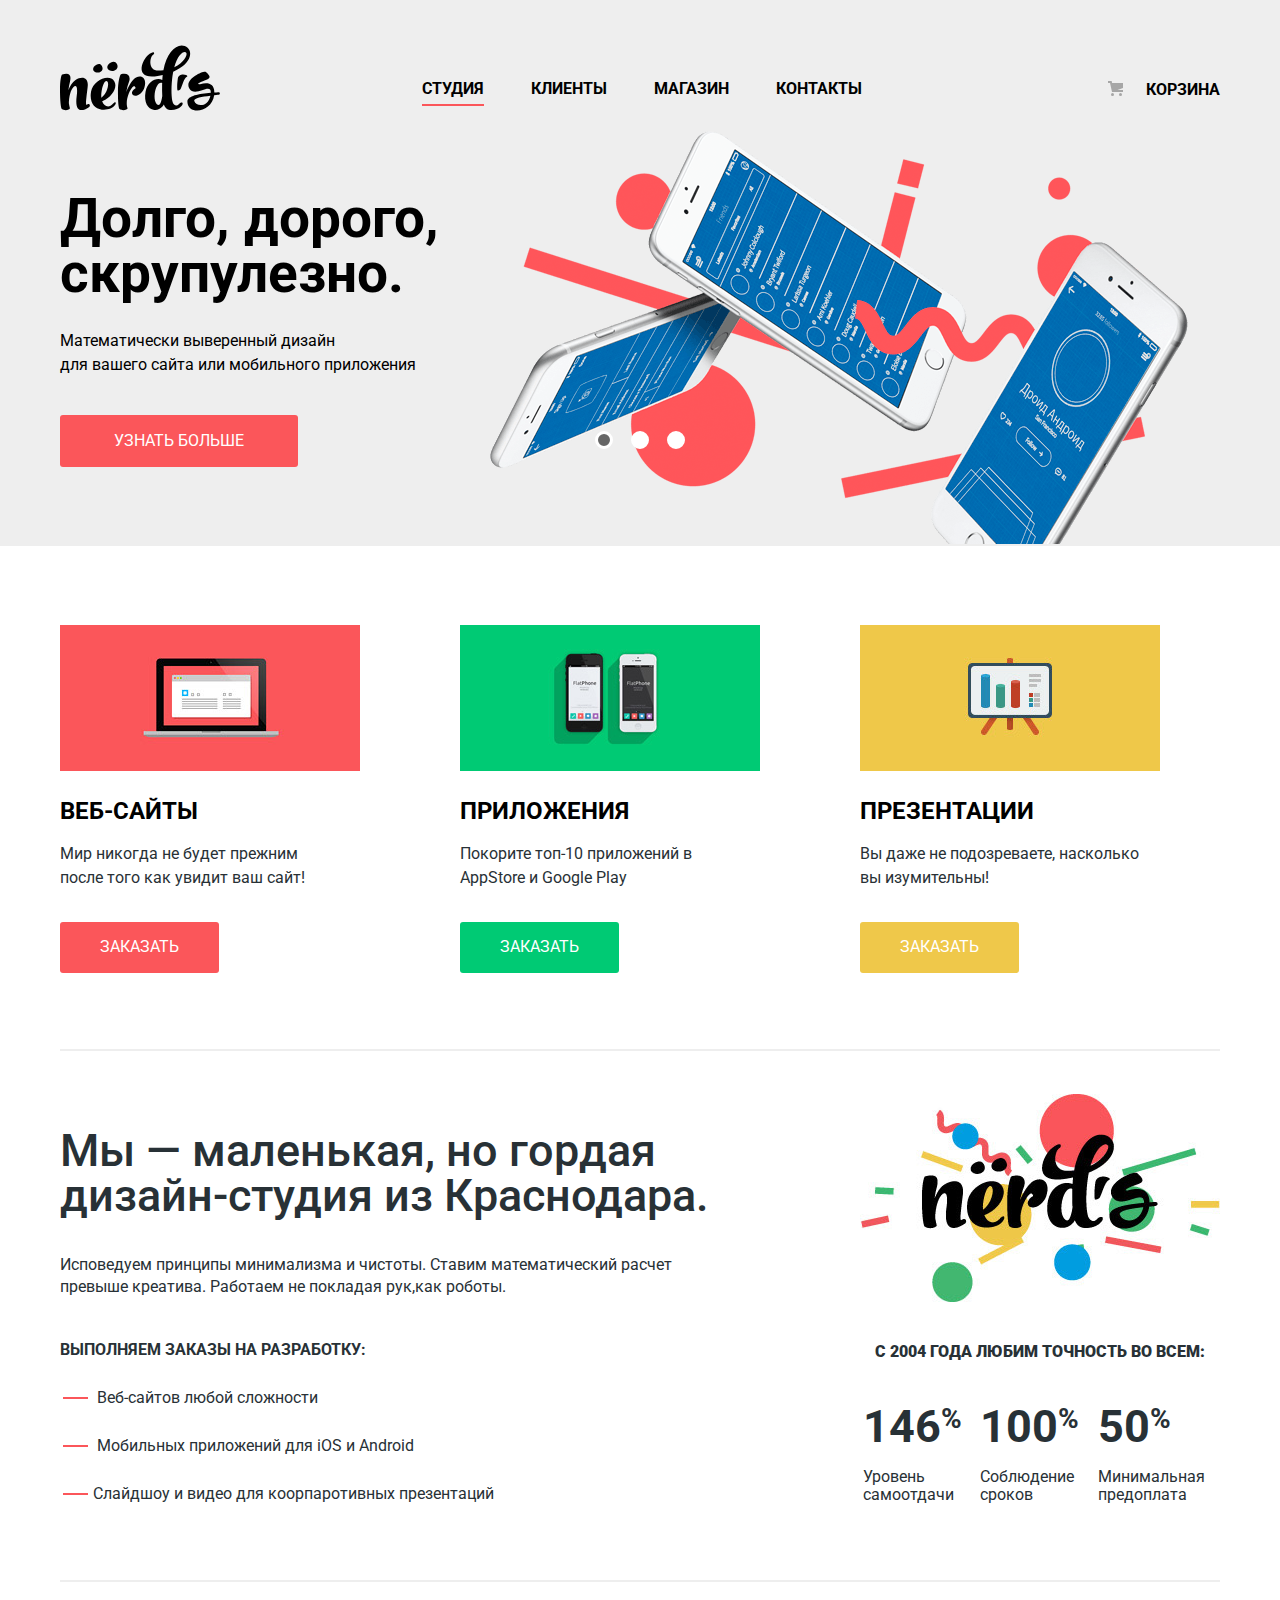
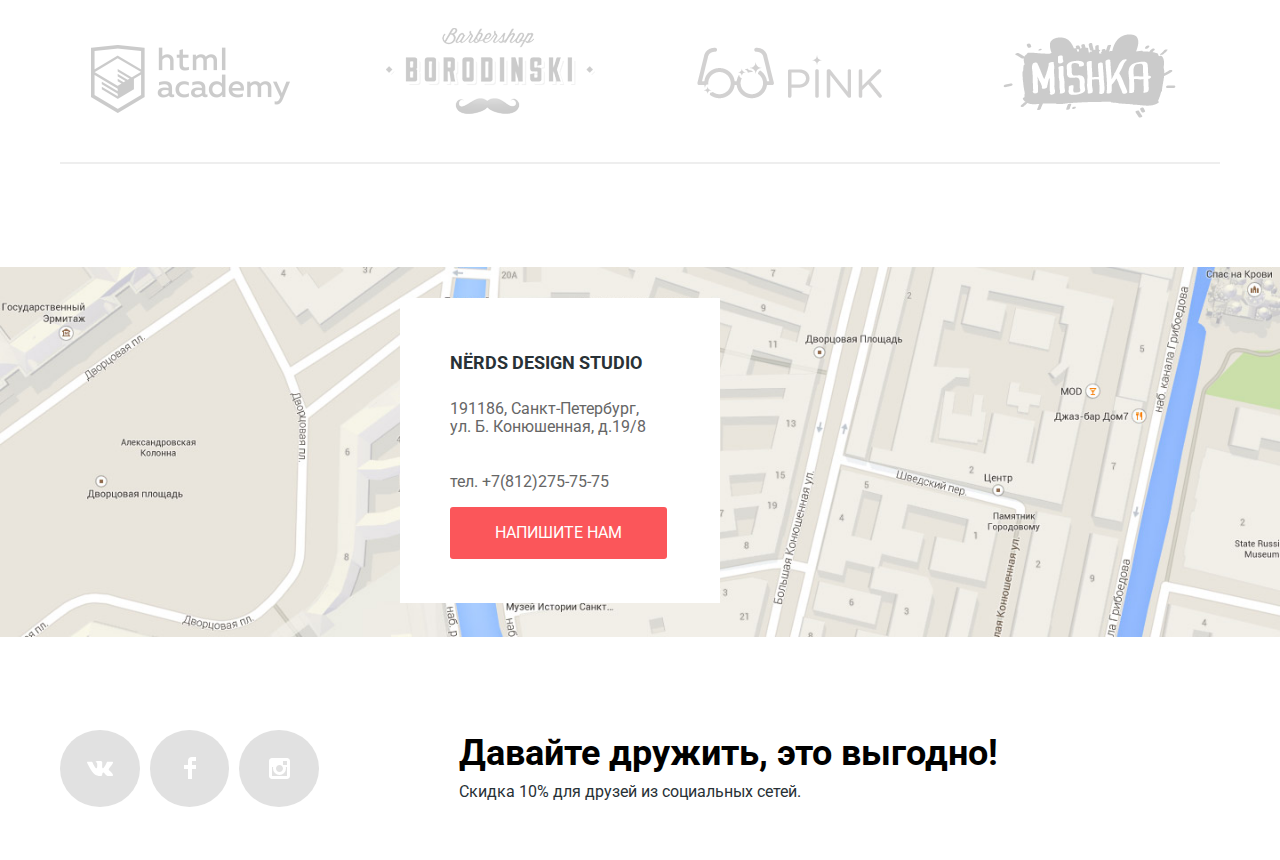
<file: index.html>
<!DOCTYPE html>
<html lang="ru">

<head>
    <meta charset="utf-8">
    <title>HTML Academy: Нёрдс</title>
    <link href="https://fonts.googleapis.com/css?family=Roboto:400,500,700,900&amp;subset=cyrillic" rel="stylesheet">
    <link href="css/normalize.css" rel="stylesheet">
    <link href="css/style.min.css" rel="stylesheet">
</head>

<body>
    <header class="main-header">
        <div class="wrapper">
            <nav class="main-navigation">
                <a class="main-header-logo"><img src="img/nerds-logo.svg" alt="Логотип" width="160" height="70"></a>
                <ul class="site-navigation">
                    <li><a class="active" href="index.html">Студия</a></li>
                    <li><a href="clients.html">Клиенты</a></li>
                    <li><a href="catalog.html">Магазин</a></li>
                    <li><a href="contacts.html">Контакты</a></li>
                </ul>
                <ul class="basket">
                    <li class="basket-link"><a href="#">Корзина</a></li>
                </ul>
            </nav>
            <div class="slider">
                <input type="radio" id="btn-1" name="toggle" checked>
                <input type="radio" id="btn-2" name="toggle">
                <input type="radio" id="btn-3" name="toggle">
                <div class="slider-controls">
                    <label for="btn-1"></label>
                    <label for="btn-2"></label>
                    <label for="btn-3"></label>
                </div>
                <div class="slides">
                    <div class="slide">
                        <div class="slide-text">
                            <div class="slide-title">
                                Долго, дорого,<br>скрупулезно.
                            </div>
                            <p>Математически выверенный дизайн<br> для вашего сайта или мобильного приложения </p>
                            <a class="slider-btn" href="#">Узнать больше</a>
                        </div>
                    </div>
                    <div class="slide">
                        <div class="slide-text">
                            <div class="slide-title">
                                Любим математику как никто другой
                            </div>
                            <p>Никакого креатива, только математические формулы для расчета идеальных пропорций</p>
                            <a class="slider-btn" href="#">Узнать больше</a>
                        </div>
                    </div>
                    <div class="slide">
                        <div class="slide-text">
                            <div class="slide-title">
                                Только ночь,<br>только хардкор
                            </div>
                            <p>Работать днем, как все? Мы против этого.<br> Ближе к полуночи работа только начинается. </p>
                            <a class="slider-btn" href="#">Узнать больше</a>
                        </div>
                    </div>
                </div>
            </div>
        </div>
    </header>
    <div class="wrapper">
        <main class="container">
            <section class="services">
                <h2 class="visually-hidden">Наши услуги</h2>
                <ul class="services-item">
                    <li class="services-item-sites">
                        <img src="img/site.jpg" alt="Веб-сайты" width="300" height="146">
                        <h3 class="services-item-name">Веб-Сайты</h3>
                        <p>Мир никогда не будет прежним после того как увидит ваш сайт!</p>
                        <a href="#" class="services-btn-site">Заказать </a>
                    </li>
                    <li class="services-item-apps">
                        <img src="img/apps.jpg" alt="Приложения для iOS и Android" width="300" height="146">
                        <h3 class="services-item-name">Приложения</h3>
                        <p>Покорите топ-10 приложений в AppStore и Google Play</p>
                        <a href="#" class="services-btn-app">Заказать </a>
                    </li>
                    <li class="services-item-presentation">
                        <img src="img/presentation.jpg" alt="Презентации" width="300" height="146">
                        <h3 class="services-item-name">Презентации</h3>
                        <p>Вы даже не подозреваете, насколько вы изумительны!</p>
                        <a href="#" class="services-btn-presentation">Заказать </a>
                    </li>
                </ul>
            </section>
            <section class="about">
                <h2 class="visually-hidden">О нас</h2>
                <div class="about-left">
                    <p class="about-left-head">Мы &#8212; маленькая, но гордая дизайн-студия из Краснодара.</p>
                    <p class="about-left-description">Исповедуем принципы минимализма и чистоты. Ставим математический расчет превыше креатива. Работаем не покладая рук,как роботы.</p>
                    <p class="about-left-develop">Выполняем заказы на разработку:</p>
                    <ul class="about-info">
                        <li class="about-info-item"> Веб-сайтов любой сложности</li>
                        <li class="about-info-item"> Мобильных приложений для iOS и Android</li>
                        <li class="about-info-item">Слайдшоу и видео для коорпаротивных презентаций</li>
                    </ul>
                </div>
                <div class="about-right">
                    <p>С 2004 года любим точность во всем:</p>
                    <table class="about-table">
                        <tr class="about-table-number">
                            <td class="about-table-cell">146<sup>%</sup></td>
                            <td class="about-table-cell">100<sup>%</sup></td>
                            <td class="about-table-cell">50<sup>%</sup></td>
                        </tr>
                        <tr class="about-table-info">
                            <td class="about-table-cell">Уровень самоотдачи</td>
                            <td class="about-table-cell">Соблюдение сроков</td>
                            <td class="about-table-cell">Минимальная предоплата</td>
                        </tr>
                    </table>
                </div>
            </section>
            <section class="partnes">
                <h2 class="visually-hidden">Наши партнеры</h2>
                <ul class="partnes-site">
                    <li>
                        <a href="https://htmlacademy.ru/intensive/htmlcss"><img class="academyimg" src="img/logo-1.png" alt="HTML Academy" width="199" height="68"></a>
                    </li>
                    <li>
                        <a href="#"><img class="barbershopimg" src="img/logo-2.png" alt="Бородинский" width="209" height="90"> </a>
                    </li>
                    <li>
                        <a href="#"><img class="pinkimg" src="img/logo-3.png" alt="PINK" width="185" height="52"></a>
                    </li>
                    <li>
                        <a href="#"><img class="mishkaimg" src="img/logo-4.png" alt="MISHKA" width="173" height="84"></a>
                    </li>

                </ul>
            </section>
        </main>
    </div>
    <div class="map">
        <iframe src="https://www.google.com/maps/embed?pb=!1m16!1m12!1m3!1d1998.606885069216!2d30.320637116096986!3d59.93866508187615!2m3!1f0!2f0!3f0!3m2!1i1024!2i768!4f13.1!2m1!1z0YPQuy7QkS7QmtC-0L3RjtGI0LXQvdC90LDRjyzQtC4xOS84!5e0!3m2!1sru!2sru!4v1504551280105"
            allowfullscreen></iframe>
        <div class="adress">
            <div class="adress-wrap">
                <b>Nёrds design studio</b>
                <p class="adress-line">191186, Санкт-Петербург, ул.&nbsp;Б.&nbsp;Конюшенная, д.19/8</p>
                <p class="adress-phone"> тел. +7(812)275-75-75</p>
                <a class="adress-btn" href="#">Напишите нам</a>
            </div>

        </div>
    </div>
    <div class="wrapper">
        <footer class="main-footer">
            <div class="footer-social-btn">
                <a href="#" class="social social-vk"></a>
                <a href="#" class="social social-fb"></a>
                <a href="#" class="social social-inst"></a>
            </div>
            <div class="footer-social">
                <b>Давайте дружить, это выгодно!</b>
                <p>Скидка 10% для друзей из социальных сетей.</p>
            </div>
        </footer>
    </div>
    <div class="modal">
        <form action="#" class="modal-form" method="post">
            <h2 class="modal-text">Напишите нам</h2>
            <p class="modal-form-name">
                <label for="modal-name">Ваше имя:</label>
                <input class="modal-username" id="modal-name" type="text" name="username" placeholder="Представтесь,пожалуйста" pattern="^[А-Яа-яЁё\s]+$">
            </p>
            <p class="modal-form-email">
                <label for="modal-email">Ваш e-mail:</label>
                <input class="modal-usermail" id="modal-email" type="email" name="email" placeholder="Для отправки ответа">
            </p>
            <p class="modal-form-text">
                <label for="modal-text">Текст письма:</label>
                <textarea id="modal-text" class="modal-usertext" placeholder="В свободной форме"></textarea>
            </p>
            <button class="modal-button" type="submit">Отправить</button>
            <button class="modal-close" type="button">Закрыть</button>
        </form>
    </div>
    <script src="js/popup.min.js"></script>
</body>

</html>
</file>
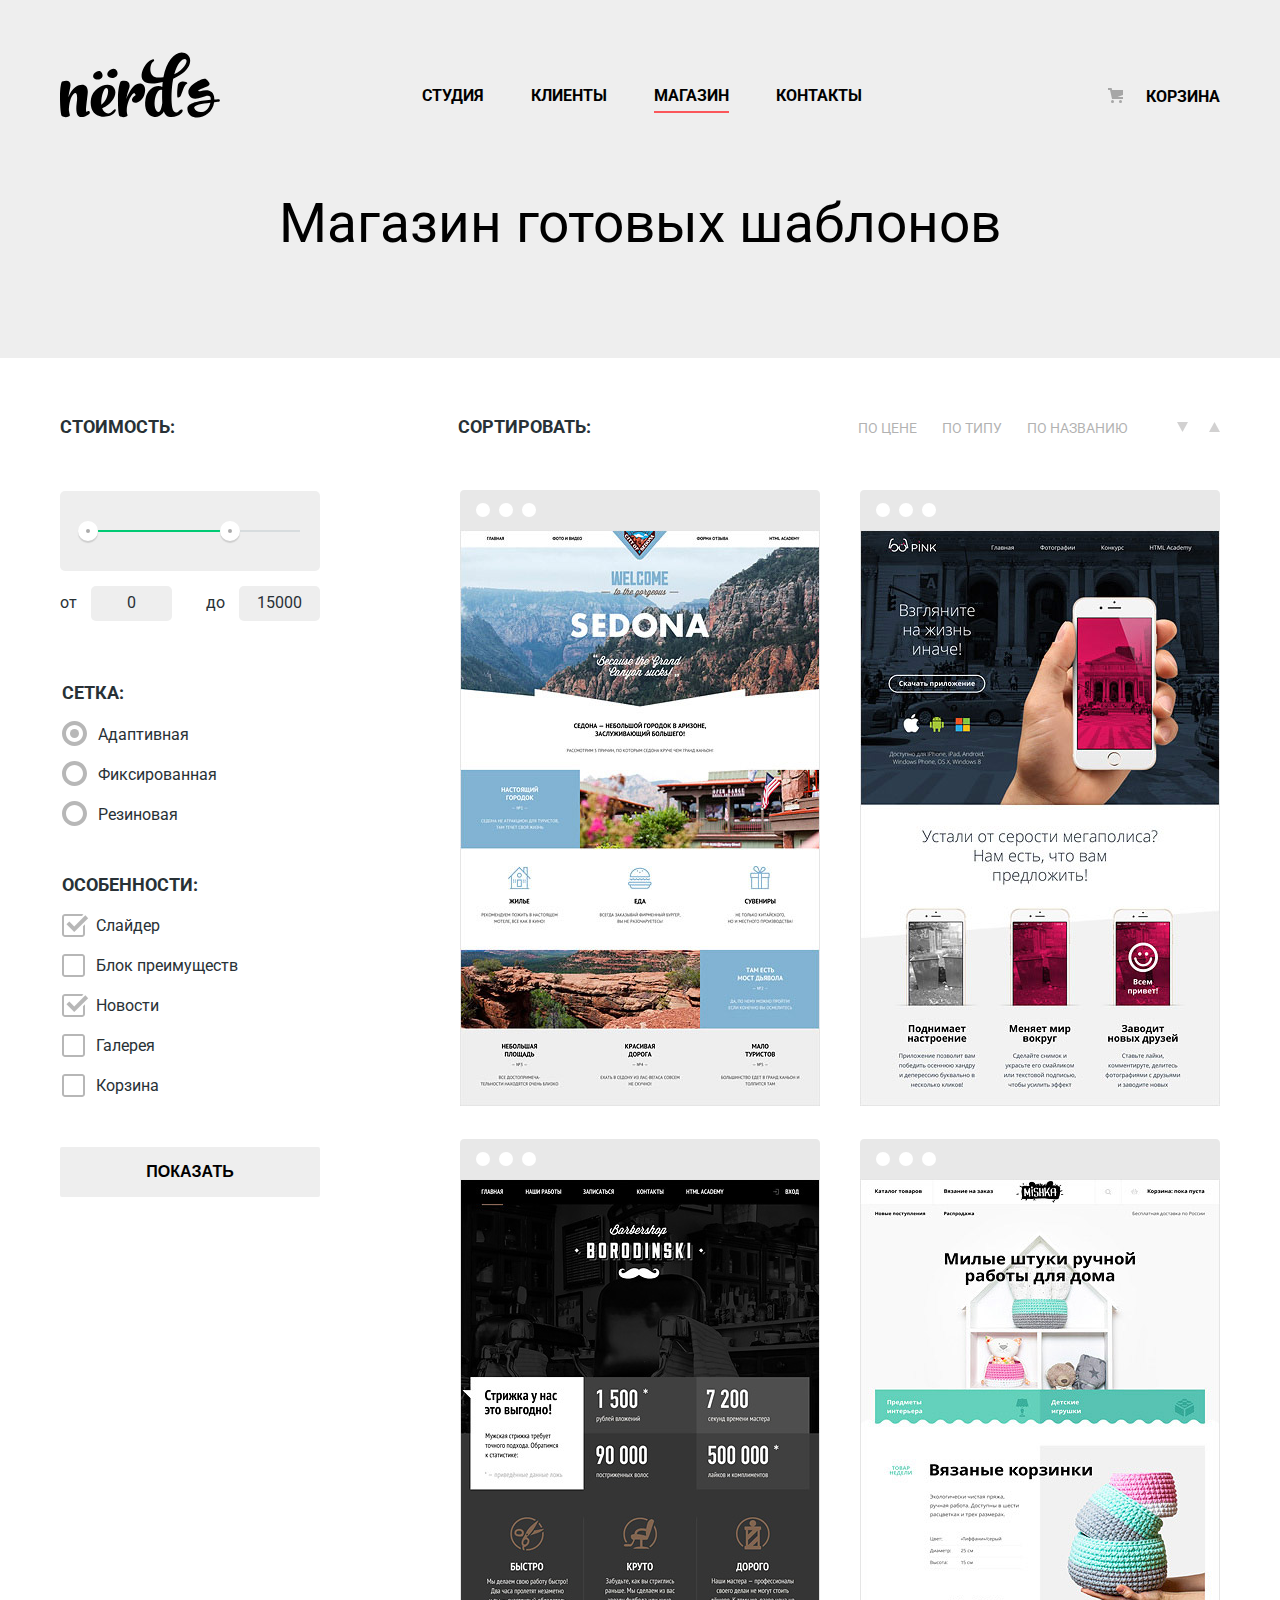
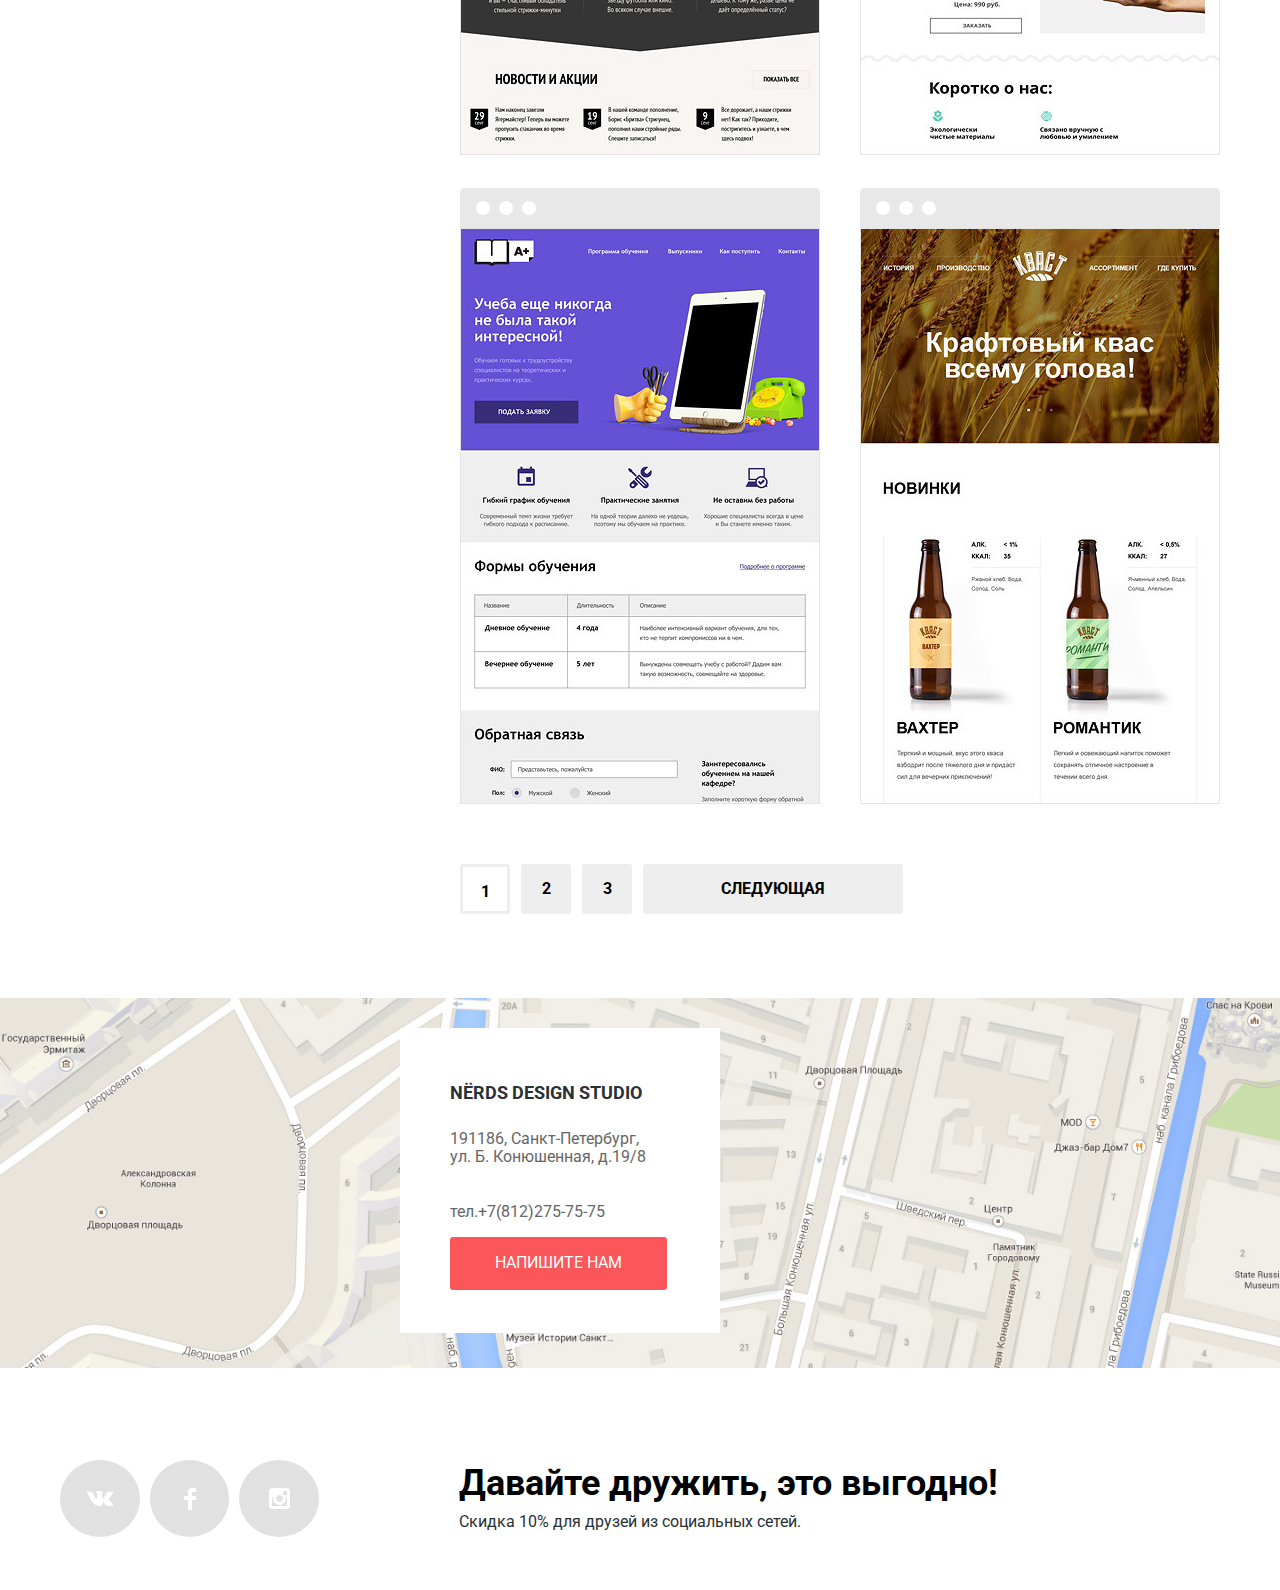
<file: catalog.html>
<!DOCTYPE html>
<html lang="ru">

<head>
    <meta charset="utf-8">
    <title>HTML Academy: Нёрдс</title>
    <link href="https://fonts.googleapis.com/css?family=Roboto:400,500,700,900&amp;subset=cyrillic" rel="stylesheet">
    <link href="css/normalize.css" rel="stylesheet">
    <link href="css/style.min.css" rel="stylesheet">
</head>

<body>
    <header class="main-header">
        <div class="wrapper">
            <nav class="main-navigation">
                <a class="main-header-logo" href="index.html">
                    <img src="img/nerds-logo.svg" alt="Логотип" width="160" height="90">
                </a>
                <ul class="site-navigation">
                    <li><a href="index.html">Студия</a></li>
                    <li><a href="clients.html">Клиенты</a></li>
                    <li><a class="active" href="catalog.html">Магазин</a></li>
                    <li><a href="contacts.html">Контакты</a></li>
                </ul>
                <ul class="basket">
                    <li class="basket-link"><a href="#">Корзина</a></li>
                </ul>
            </nav>
            <p class="catalog-welcome">Магазин готовых шаблонов</p>
        </div>
    </header>

    <div class="wrapper">
        <main class="catalog-container">
            <div class="sorting">
                <div class="sorting-title-warp">
                    <p class="sorting-title">Стоимость:</p>
                </div>
                <div class="sorting-list-warp">
                    <p class="sorting-list-title">Сортировать:</p>
                    <div class="sorting-list-wraper">
                        <ul class="sorting-list">
                            <li><a href="#" class="sorting-text">По цене</a></li>
                            <li><a href="#" class="sorting-text">По типу</a></li>
                            <li><a href="#" class="sorting-text">По названию</a></li>
                        </ul>
                    </div>
                </div>
                <div class="sorting-controls">
                    <a href="#" class="down"></a>
                    <a href="#" class="up"></a>
                </div>
            </div>
            <div class="catalog-wrapper">
                <section class="filtres">
                    <h2 class="visually-hidden">Фильтр макета</h2>
                    <form action="#" method="get" class="filter">
                        <div class="range-filter">
                            <div class="range-controls">
                                <div class="scale">
                                    <div class="bar"></div>
                                </div>
                                <div class="toggle toggle-min"></div>
                                <div class="toggle toggle-max"></div>
                            </div>
                            <div class="price-controls">
                                <label class="min-price">от <input name="min-price" type="text" value="0"></label>
                                <label class="max-price">до <input name="max-price" type="text" value="15000"></label>
                            </div>
                        </div>
                        <fieldset class="catalog-filter">
                            <legend class="catalog-filter-name">Cетка:</legend>
                            <input id="adaptive-radio" type="radio" class="visually-hidden" name="radiobox" checked> <label for="adaptive-radio">Адаптивная</label>
                            <input id="fix-radio" type="radio" class="visually-hidden" name="radiobox"><label for="fix-radio">Фиксированная</label>
                            <input id="respon-radio" type="radio" class="visually-hidden" name="radiobox"><label for="respon-radio">Резиновая</label>
                        </fieldset>
                        <fieldset class="catalog-filter">
                            <legend class="catalog-filter-name">Особенности:</legend>
                            <input id="slider" type="checkbox" class="visually-hidden" name="boxcheck" checked><label for="slider">Слайдер</label>
                            <input id="about-block" type="checkbox" class="visually-hidden" name="boxcheck"> <label for="about-block">Блок преимуществ</label>
                            <input id="news" type="checkbox" class="visually-hidden" name="boxcheck" checked><label for="news">Новости</label>
                            <input id="gallery" type="checkbox" class="visually-hidden" name="boxcheck"><label for="gallery">Галерея</label>
                            <input id="basket" type="checkbox" class="visually-hidden" name="boxcheck"><label for="basket">Корзина</label>

                        </fieldset>
                        <button type="submit" class="filter-button">Показать</button>
                    </form>
                </section>
                <div class="card-wrapper">
                    <div class="items">
                        <div class="item-card">
                            <div class="item-img">
                                <div class="item-header">
                                </div>
                                <img src="img/img-sedona.jpg" width="360" height="576" alt="Sedona">
                                <div class="item-description">
                                    <a href="#" class="item-title">Sedona</a>
                                    <p class="item-text">Информационный сайт для&nbsp;туристов</p>
                                    <a href="#" class="item-price">9 900 руб.</a>
                                </div>
                            </div>
                        </div>
                    </div>
                    <div class="items">
                        <div class="item-card">
                            <div class="item-img">
                                <div class="item-header">
                                </div>
                                <img src="img/img-pink.jpg" width="360" height="576" alt="Pink">
                                <div class="item-description">
                                    <a href="#" class="item-title">Pink</a>
                                    <p class="item-text">Продуктовый лендинг приложения для iOs и Android</p>
                                    <a href="#" class="item-price">14 900 руб.</a>
                                </div>
                            </div>
                        </div>
                    </div>
                    <div class="items">
                        <div class="item-card">
                            <div class="item-img">
                                <div class="item-header">
                                </div>
                                <img src="img/img-barbershop.jpg" width="360" height="576" alt="Бородинский">
                                <div class="item-description">
                                    <a href="#" class="item-title">Barbershop</a>
                                    <p class="item-text">Сайт салона красоты. Для&nbsp;мужчин,да</p>
                                    <a href="#" class="item-price">19 900 руб.</a>
                                </div>
                            </div>
                        </div>
                    </div>
                    <div class="items">
                        <div class="item-card">
                            <div class="item-img">
                                <div class="item-header">
                                </div>
                                <img src="img/img-mishka.jpg" width="360" height="576" alt="Mishka">
                                <div class="item-description">
                                    <a href="#" class="item-title">Mishka</a>
                                    <p class="item-text">Интернет-магазин вязаных&nbsp;игрушек</p>
                                    <a href="#" class="item-price">24 900 руб.</a>
                                </div>
                            </div>
                        </div>
                    </div>
                    <div class="items">
                        <div class="item-card">
                            <div class="item-img">
                                <div class="item-header">
                                </div>
                                <img src="img/img-aplus.jpg" width="360" height="576" alt="Aplus">
                                <div class="item-description">
                                    <a href="#" class="item-title">APlus</a>
                                    <p class="item-text">Лендинг курсов повышения квалификации</p>
                                    <a href="#" class="item-price">9 900 руб.</a>
                                </div>
                            </div>
                        </div>
                    </div>
                    <div class="items">
                        <div class="item-card">
                            <div class="item-img">
                                <div class="item-header">
                                </div>
                                <img src="img/img-kvast.jpg" width="360" height="576" alt="Kvast">
                                <div class="item-description">
                                    <a href="#" class="item-title">Kvast</a>
                                    <p class="item-text">Промо-сайт производителя крафтового кваса</p>
                                    <a href="#" class="item-price">9 900 руб.</a>
                                </div>
                            </div>
                        </div>
                    </div>
                    <div class="pagination">
                        <a class="active-page">1</a>
                        <a href="#">2</a>
                        <a href="#">3</a>
                        <a class="next" href="#">Следующая</a>
                    </div>
                </div>
            </div>
        </main>
    </div>
    <div class="map">
        <iframe src="https://www.google.com/maps/embed?pb=!1m16!1m12!1m3!1d1998.606885069216!2d30.320637116096986!3d59.93866508187615!2m3!1f0!2f0!3f0!3m2!1i1024!2i768!4f13.1!2m1!1z0YPQuy7QkS7QmtC-0L3RjtGI0LXQvdC90LDRjyzQtC4xOS84!5e0!3m2!1sru!2sru!4v1504551280105"
            allowfullscreen></iframe>
        <div class="adress">
            <div class="adress-wrap">
                <b>Nёrds design studio</b>
                <p class="adress-line">191186, Санкт-Петербург, ул.&nbsp;Б.&nbsp;Конюшенная, д.19/8</p>
                <p class="adress-phone"> тел.+7(812)275-75-75</p>
                <a class="adress-btn" href="#">Напишите нам</a>
            </div>
        </div>
    </div>
    <div class="wrapper">
        <footer class="main-footer">
            <div class="footer-social-btn">
                <a href="#" class="social social-vk"></a>
                <a href="#" class="social social-fb"></a>
                <a href="#" class="social social-inst"></a>
            </div>
            <div class="footer-social">
                <b>Давайте дружить, это выгодно!</b>
                <p>Скидка 10% для друзей из социальных сетей.</p>
            </div>
        </footer>
    </div>
    <div class="modal">
        <form action="#" class="modal-form" method="post">
            <h2 class="modal-text">Напишите нам</h2>
            <p class="modal-form-name">
                <label for="modal-name">Ваше имя:</label>
                <input class="modal-username" id="modal-name" type="text" name="username" placeholder="Представтесь,пожалуйста" pattern="^[А-Яа-яЁё\s]+$">
            </p>
            <p class="modal-form-email">
                <label for="modal-email">Ваш e-mail:</label>
                <input class="modal-usermail" id="modal-email" type="email" name="email" placeholder="Для отправки ответа">
            </p>
            <p class="modal-form-text">
                <label for="modal-text">Текст письма:</label>
                <textarea id="modal-text" class="modal-usertext" placeholder="В свободной форме"></textarea>
            </p>
            <button class="modal-button" type="submit">Отправить</button>
            <button class="modal-close" type="button">Закрыть</button>
        </form>
    </div>
    <script src="js/popup.min.js"></script>
</body>

</html>
</file>
<file: css/style.min.css>
.main-navigation,
.services-item-name,
.slider-btn {
    text-transform: uppercase
}

.about-right,
.basket-link::before,
.map,
.slide:nth-child(1),
.slide:nth-child(2),
.slide:nth-child(3) {
    background-repeat: no-repeat
}

.about-info,
.basket,
.partnes-site,
.services-item,
.sorting-list {
    list-style: none
}

body {
    margin: 0;
    padding: 0;
    font-family: Roboto, Arial, sans-serif;
    font-size: 16px;
    color: #283136
}

.visually-hidden:not(:focus):not(:active),
input[type=checkbox].visually-hidden,
input[type=radio].visually-hidden {
    position: absolute;
    width: 1px;
    height: 1px;
    margin: -1px;
    border: 0;
    padding: 0;
    white-space: nowrap;
    clip-path: inset(100%);
    clip: rect(0 0 0 0);
    overflow: hidden
}

.wrapper {
    width: 1160px;
    margin: 0 auto;
    padding: 0 20px
}

.active {
    border-bottom: 2px solid #fb565a
}

.modal-text {
    font-size: 45px;
    color: #000;
    line-height: 45px
}

.catalog-welcome {
    font-size: 55px;
    color: #000;
    line-height: 55px;
    text-align: center;
    padding-top: 7px;
    padding-bottom: 107px;
    margin-bottom: 36px
}

.basket,
.services-item-name,
.site-navigation {
    line-height: 30px;
    font-weight: 700
}

.services-item-name {
    font-size: 24px;
    color: #000;
    margin-top: 21px;
    margin-bottom: 16px
}

.main-header-logo:hover {
    opacity: .8
}

.main-header-logo:active {
    opacity: .3
}

.main-header-logo {
    display: block;
    margin-top: 40px
}

.main-header {
    background-color: #eee
}

.main-navigation {
    display: flex;
    flex-direction: row;
    justify-content: space-between;
    align-items: center;
    color: #000;
    text-align: center
}

.site-navigation {
    display: flex;
    justify-content: space-between;
    flex-wrap: wrap;
    list-style: none;
    color: #000;
    width: 440px;
    height: 20px;
    margin-right: 82px;
    margin-top: 63px
}

.basket a,
.site-navigation a {
    display: block;
    text-decoration: none;
    color: #000
}

.site-navigation a:hover {
    color: #fb565a
}

.site-navigation a:active {
    color: #bababa
}

.basket {
    display: flex;
    color: #000;
    margin-top: 75px
}

.basket,
.basket-link {
    position: relative;
    padding-left: 20px
}

.basket-link::before {
    content: "";
    position: absolute;
    bottom: 7px;
    right: 95px;
    width: 17px;
    height: 17px;
    background-image: url(../img/cart-icon.svg);
    background-position: 0 0
}

.basket-link a:hover {
    color: #fb565a
}

.basket-link a:active {
    color: #bababa
}

.slider {
    position: relative;
    width: 1160px;
    height: 425px
}

.map iframe,
.slide,
.slider-controls {
    position: absolute
}

.slider input[type=radio] {
    display: none
}

.slider-controls {
    bottom: 97px;
    left: 55%;
    width: 200px;
    height: 18px;
    margin-left: -158px;
    text-align: center;
    z-index: 1000
}

.slider-controls label {
    display: inline-block;
    width: 12px;
    height: 12px;
    margin: 0 7px;
    background-color: #fff;
    border: 3px solid #fff;
    vertical-align: top;
    border-radius: 50%;
    cursor: pointer
}

.about,
.partnes,
.services {
    border-bottom: 2px solid #eee
}

#btn-1:checked~.slider-controls label[for=btn-1],
#btn-2:checked~.slider-controls label[for=btn-2],
#btn-3:checked~.slider-controls label[for=btn-3] {
    background-color: #666
}

.slide {
    width: 100%;
    height: 100%
}

.slide-text {
    padding-top: 70px;
    width: 520px;
    color: #000
}

.slide-text p {
    line-height: 24px;
    margin-top: 28px;
    height: 45px
}

.slide-title {
    display: inline-block;
    font-size: 55px;
    line-height: 55px;
    font-weight: 700;
    color: #000
}

.slider-btn {
    display: inline-block;
    padding: 17px 54px;
    margin-top: 25px;
    font-size: 16px;
    color: #fff;
    text-align: center;
    text-decoration: none;
    background-color: #fb565a;
    border-radius: 3px
}

.slider-btn:hover {
    background-color: #e24246
}

.slider-btn:active {
    background-color: #d7373b;
    color: #e26f72;
    box-shadow: inset 0 3px 0 0 #c13135
}

.slide:nth-child(1) {
    background-image: url(../img/slide1.png);
    background-position: 93% 10px
}

.slide:nth-child(2) {
    background-image: url(../img/slide2.png);
    background-position: 500px 0
}

.slide:nth-child(3) {
    background-image: url(../img/slide3.png);
    background-position: 100% 13px
}

.slide {
    display: none
}

#btn-1:checked~.slides .slide:nth-child(1),
#btn-2:checked~.slides .slide:nth-child(2),
#btn-3:checked~.slides .slide:nth-child(3),
.services {
    display: block
}

.container {
    background-color: #fff
}

.services {
    padding-top: 63px;
    padding-bottom: 60px
}

.services-item {
    display: flex;
    flex-direction: row;
    justify-content: space-between;
    text-align: left;
    padding: 0;
    margin-right: 60px
}

.services-btn-app,
.services-btn-presentation,
.services-btn-site {
    display: inline-block;
    margin-top: 25px;
    padding: 16px 40px;
    border-radius: 3px;
    text-transform: uppercase;
    text-decoration: none
}

.services-item p {
    width: 280px;
    line-height: 1.5;
    margin-bottom: 7px
}

.services-btn-site {
    color: #fff;
    background-color: #fb565a
}

.services-btn-site:hover {
    background-color: #e24246
}

.services-btn-site:active {
    background-color: #d7373b;
    color: #e26f72;
    box-shadow: inset 0 1px 0 0 #c13135
}

.services-btn-app {
    color: #fff;
    background-color: #00ca74
}

.services-btn-app:hover {
    background-color: #00bc6c
}

.services-btn-app:active {
    background-color: #00aa62;
    color: #38bd84;
    box-shadow: inset 0 1px 0 0 #009858
}

.services-btn-presentation {
    color: #fff;
    background-color: #efc84a
}

.services-btn-presentation:hover {
    background-color: #eab534
}

.services-btn-presentation:active {
    background-color: #e5a722;
    color: #edc265;
    box-shadow: inset 0 1px 0 0 #ce961f
}

.about-left-head {
    font-size: 45px;
    line-height: 45px;
    margin-top: 77px;
    margin-bottom: 20px;
    font-weight: 500
}

.about-left-develop {
    font-weight: 700;
    text-transform: uppercase;
    line-height: 24px;
    background-color: #fff;
    margin-bottom: 8px
}

.about-left-description {
    line-height: 22px;
    margin-bottom: 24px
}

.about-left {
    display: flex;
    flex-direction: column;
    text-align: left;
    width: 660px
}

.about,
.footer-social-btn {
    justify-content: space-between
}

.about-table {
    margin-top: 34px;
    padding-right: 5px;
    border-collapse: separate;
    text-align: left
}

.about-table-number {
    font-size: 45px;
    font-weight: 700;
    height: 65px;
    vertical-align: top
}

.about-table-info {
    line-height: 18px
}

.about-table sup {
    font-size: 28px;
    line-height: 10px
}

.about-table-cell {
    width: 115px
}

.about {
    display: flex;
    padding-top: 0;
    padding-bottom: 34px
}

.about-right {
    width: 360px;
    background-image: url(../img/nerds-img.jpg);
    background-position: 100% 15%
}

.about-right p {
    margin-top: 289px;
    line-height: 24px;
    font-weight: 900;
    text-align: center;
    text-transform: uppercase
}

.about-info {
    text-decoration: none;
    line-height: 24px
}

.about-info li {
    margin-bottom: 24px
}

.about-info-item::before {
    content: "";
    display: inline-block;
    width: 25px;
    height: 2px;
    background-color: #fb565a;
    margin: 0 5px 4px -37px
}

.partnes {
    margin-bottom: 80px;
    min-height: 164px
}

.partnes-site {
    display: flex;
    flex-wrap: wrap;
    justify-content: space-between;
    text-align: center;
    padding: 0
}

.academyimg {
    margin-top: 47px
}

.barbershopimg {
    margin-top: 30px
}

.pinkimg {
    margin-top: 49px
}

.mishkaimg {
    margin-top: 36px
}

.partnes-site li {
    display: inline-block;
    text-align: center;
    width: 261px;
    opacity: .2
}

.partnes-site li:hover {
    opacity: 1
}

.partnes-site li:active {
    opacity: .1
}

.map {
    display: block;
    width: 100%;
    min-height: 416px;
    background-image: url(../img/map.jpg);
    background-position: center center;
    background-size: 100%;
    z-index: 1
}

.map iframe {
    width: 100%;
    height: 416px;
    z-index: 10;
    border: none
}

.adress {
    position: relative;
    text-align: left;
    top: 54px;
    left: 400px;
    width: 320px;
    height: 305px;
    background-color: #fff;
    z-index: 10
}

.adress-wrap {
    width: 220px;
    position: relative;
    top: 50px;
    left: 50px
}

.adress-line {
    margin-top: 22px;
    margin-bottom: 17px
}

.adress-phone {
    margin-top: 37px
}

.adress b {
    font-size: 18px;
    line-height: 30px;
    font-weight: 700;
    text-transform: uppercase
}

.adress p {
    line-height: 18px;
    color: #666
}

.adress-btn {
    padding: 17px 45px;
    border-radius: 3px;
    display: inline-block;
    text-decoration: none;
    text-transform: uppercase;
    color: #fff;
    background-color: #fb565a
}

.adress-btn:hover {
    background-color: #e24246
}

.adress-btn:active {
    background-color: #d7373b;
    color: #e26f72;
    box-shadow: inset 0 2px 0 0 #c13135
}

.main-footer {
    display: flex;
    justify-content: flex-start;
    min-height: 200px
}

.footer-social {
    margin-top: 75px;
    margin-left: 130px;
    display: inline-block;
    text-align: left
}

.footer-social b {
    font-size: 36px;
    color: #000;
    line-height: 36px
}

.footer-social p {
    margin-top: 10px;
    font-size: 16px;
    line-height: 22px
}

.footer-social-btn {
    display: flex;
    margin-top: 70px;
    width: 269px
}

.social {
    display: inline-block;
    width: 80px;
    height: 77px;
    margin-right: 10px;
    background: #e1e1e1;
    border-radius: 50%
}

.social-fb,
.social-inst,
.social-vk {
    background-position: center center
}

.modal-close::before,
.social-fb,
.social-inst,
.social-vk {
    background-repeat: no-repeat
}

.social:hover {
    background-color: #e24246
}

.social:active {
    background-color: #d7373b;
    box-shadow: inset 0 3px 0 0 #c13135
}

.social-vk {
    background-image: url(../img/vk-icon.svg)
}

.social-fb {
    background-image: url(../img/fb-icon.svg)
}

.social-inst {
    background-image: url(../img/insta-icon.svg)
}

.modal {
    display: none;
    position: absolute;
    left: 400px;
    width: 960px;
    height: 590px;
    top: 1900px;
    z-index: 10;
    background-color: #fff;
    box-shadow: 0 20px 40px 0 rgba(0, 1, 1, .75)
}

.modal-usermail,
.modal-username {
    width: 360px;
    height: 50px
}

@keyframes modal-animation {
    0% {
        transform: translateX(-500px)
    }
    70% {
        transform: translateX(50px)
    }
    90% {
        transform: translateX(-20px)
    }
    100% {
        transform: translateX(0)
    }
}

.modal-show {
    display: block;
    animation-name: modal-animation;
    animation-duration: 1s
}

.modal-form label {
    font-size: 16px;
    line-height: 18px;
    font-weight: 700;
    display: block;
    margin-bottom: 10px
}

.modal-button,
.modal-form p {
    display: inline-block
}

.modal-form {
    padding: 54px 50px 50px 80px
}

.modal-username {
    margin-right: 35px
}

.modal-usertext {
    width: 760px;
    height: 120px
}

.modal-button {
    width: 260px;
    height: 50px;
    background-color: #fb565a;
    border: none;
    color: #fff;
    text-transform: uppercase;
    border-radius: 3px;
    margin-top: 30px
}

.modal-button:hover {
    background-color: #e24246
}

.modal-button:active {
    background-color: #d7373b;
    color: #e26f72;
    box-shadow: inset 0 2px 0 0 #c13135
}

.modal-close {
    background-color: transparent;
    border: none;
    outline: 0;
    font-size: 0
}

.modal-close::before {
    position: absolute;
    bottom: 460px;
    left: 820px;
    content: "";
    display: block;
    width: 22px;
    height: 22px;
    background-image: url(../img/close-cross.svg);
    opacity: .3;
    cursor: pointer
}

input[type=text],
input[type=email],
textarea {
    border: 2px solid #d7dcde;
    border-radius: 3px;
    font: inherit;
    outline: 0;
    box-sizing: border-box
}

input[type=text]:hover,
input[type=email]:hover,
textarea:hover {
    border-color: #b4b9bb
}

input[type=next]:invalid {
    border-color: #e74246
}

input[type=text]:focus,
input[type=email]:focus,
textarea:focus {
    border-color: #000
}

.catalog-wrapper {
    display: flex;
    justify-content: space-between
}

.range-filter {
    width: 260px;
    margin: 31px auto 47px
}

.range-controls {
    position: relative;
    height: 41px;
    padding-top: 39px;
    padding-right: 20px;
    padding-left: 20px;
    margin-bottom: 15px;
    border-radius: 5px;
    background: #eee
}

.range-controls .scale {
    height: 2px;
    background: #d7dcde
}

.range-controls .bar {
    width: 70%;
    height: 2px;
    background: #00ca74
}

.bar {
    margin-left: 0;
    width: 55%
}

.range-controls .toggle {
    position: absolute;
    top: 30px;
    left: 0;
    width: 4px;
    height: 4px;
    cursor: pointer;
    border: 8px solid #fff;
    border-radius: 50%;
    background: #ababab;
    box-shadow: 0 2px 1px 0 #cfcfcf
}

.range-controls .toggle-min {
    left: 18px
}

.range-controls .toggle-max {
    left: 160px
}

.price-controls {
    font-size: 0
}

.price-controls label {
    font-size: 16px;
    display: inline-block;
    width: 50%
}

.max-price {
    text-align: right
}

.item-description,
.pagination a {
    text-align: center;
    border-radius: 3px
}

.price-controls input {
    font-family: Roboto, Arial, sans-serif;
    font-size: 16px;
    width: 81px;
    margin-left: 10px;
    padding: 8px 10px;
    text-align: center;
    color: #283136;
    border: none;
    border-radius: 5px;
    background: #eee
}

.catalog-filter-name,
.sorting-list-title,
.sorting-title {
    font-size: 18px;
    text-transform: uppercase;
    font-weight: 700
}

.filter {
    width: 260px
}

.filtres {
    display: block
}

.catalog-filter {
    display: flex;
    flex-direction: column;
    margin-bottom: 31px;
    padding: 10px 0;
    border: none
}

.catalog-filter label {
    display: block;
    height: 40px
}

.catalog-filter input[type=radio]+label::before {
    content: "";
    display: inline-block;
    position: relative;
    width: 26px;
    top: 22px;
    height: 26px;
    background-image: url(../img/radio-off.svg);
    background-repeat: no-repeat;
    opacity: .4;
    padding-right: 10px;
    margin-bottom: 15px
}

.catalog-filter input[type=radio]:checked+label::before {
    content: "";
    display: inline-block;
    width: 26px;
    height: 26px;
    background-image: url(../img/radio-on.svg);
    background-repeat: no-repeat;
    opacity: .4
}

.catalog-filter input[type=checkbox]+label::before {
    content: "";
    display: inline-block;
    position: relative;
    top: 22px;
    width: 24px;
    height: 24px;
    background-image: url(../img/checkbox-off.svg);
    background-repeat: no-repeat;
    opacity: .4;
    padding-right: 10px;
    margin-bottom: 15px
}

.catalog-filter input[type=checkbox]:checked+label::before {
    content: "";
    display: inline-block;
    width: 24px;
    height: 24px;
    background-image: url(../img/checkbox-on.svg);
    background-repeat: no-repeat;
    opacity: .4
}

.catalog-filter input[type=checkbox]:hover+label::before,
.catalog-filter input[type=radio]:hover+label::before {
    opacity: 1
}

.catalog-filter-name {
    padding-top: 15px;
    margin-bottom: -14px
}

.filter-button {
    display: inline-block;
    width: 260px;
    height: 50px;
    border: none;
    border-radius: 2px;
    background-color: #eee;
    text-transform: uppercase;
    font-weight: 700;
    line-height: 18px;
    color: #000;
    text-decoration: none;
    margin-top: 14px;
    outline: 0
}

.filter-button:hover {
    background-color: #dfdfdf
}

.filter-button:active {
    background-color: #d5d5d5;
    color: #959595;
    box-shadow: inset 0 2px 0 0 #bfbfbf
}

.item-title,
.sorting-list a {
    color: #000;
    text-decoration: none
}

.sorting {
    display: flex;
    flex-direction: row;
    justify-content: space-between;
    align-items: baseline
}

.sorting-list-title {
    line-height: 18px;
    margin-left: 36px
}

.sorting-list-warp {
    display: flex;
    flex-direction: row;
    justify-content: space-between;
    align-items: baseline
}

.sorting-list-wraper {
    position: relative;
    left: 242px
}

.sorting-title {
    line-height: 30px
}

.sorting-list {
    display: flex;
    justify-content: space-between;
    padding: 0;
    text-transform: uppercase;
    margin-right: 45px
}

.sorting-list a {
    line-height: 18px;
    font-size: 14px;
    padding-left: 25px;
    opacity: .3
}

.sorting-list a:hover {
    opacity: .6
}

.sorting-list a:active {
    opacity: 1
}

.sorting-controls {
    display: block;
    opacity: .2
}

.down::before,
.up::after {
    content: "";
    display: inline-block;
    width: 11px;
    height: 11px;
    background-repeat: no-repeat
}

.down::before {
    background-image: url(../img/icon-down-dir.svg)
}

.up::after {
    margin-left: 17px;
    background-image: url(../img/icon-up-dir.svg)
}

.card-wrapper {
    display: flex;
    flex-direction: row;
    justify-content: space-between;
    flex-wrap: wrap;
    width: 760px;
    padding-bottom: 60px
}

.items {
    margin-bottom: 43px
}

.items-card {
    width: 360px;
    height: 577px;
    padding-top: 35px
}

.item-img {
    position: relative;
    width: 360px;
    height: 576px;
    padding-top: 30px
}

.item-header {
    width: 360px;
    display: block;
    height: 40px;
    font-size: 0;
    background-image: url(../img/browser.svg);
    background-repeat: no-repeat;
    opacity: .12
}

.item-description {
    display: block;
    position: absolute;
    box-sizing: border-box;
    bottom: -40px;
    width: 360px;
    min-height: 230px;
    background-color: #eee;
    opacity: 0;
    transition: opacity .3s ease
}

.item-img:hover .item-description,
.item-img:hover .item-header {
    opacity: 1
}

.item-title {
    display: block;
    font-size: 18px;
    line-height: 30px;
    margin-top: 26px;
    margin-bottom: 14px;
    text-transform: uppercase;
    font-weight: 700
}

.item-text {
    width: 225px;
    font-size: 16px;
    line-height: 18px;
    margin: 0 auto 33px;
    overflow-y: auto;
    max-height: 426px
}

.item-price {
    display: inline-block;
    padding: 14px 60px;
    border-radius: 3px;
    color: #fff;
    background-color: #fb565a;
    text-decoration: none;
    text-transform: uppercase
}

.item-price:hover {
    background-color: #e24246
}

.item-price:active {
    background-color: #d7373b;
    color: #e26f72;
    box-shadow: inset 0 1px 0 0 #c13135
}

.pagination {
    display: flex;
    width: 500px;
    flex-direction: row;
    justify-content: flex-start;
    padding: 0;
    margin-top: 57px
}

.pagination a {
    display: inline-block;
    width: 50px;
    height: 50px;
    text-decoration: none;
    text-transform: uppercase;
    line-height: 50px;
    vertical-align: middle;
    overflow: hidden;
    font-weight: 700;
    margin-right: 11px;
    color: #000;
    background-color: #eee
}

.pagination a.active-page {
    background-color: #fff;
    border: 3px solid #eee;
    width: 44px;
    height: 44px;
    font-weight: 700
}

.pagination a.active-page:hover {
    background-color: #dfdfdf;
    border-color: #dfdfdf
}

.pagination a:hover {
    background-color: #dfdfdf
}

.pagination a:active {
    background-color: #d5d5d5;
    box-shadow: inset 0 2px 0 0 #bfbfbf;
    color: #b7b7b7
}

.pagination .next {
    display: inline-block;
    width: 260px;
    height: 50px
}
</file>
